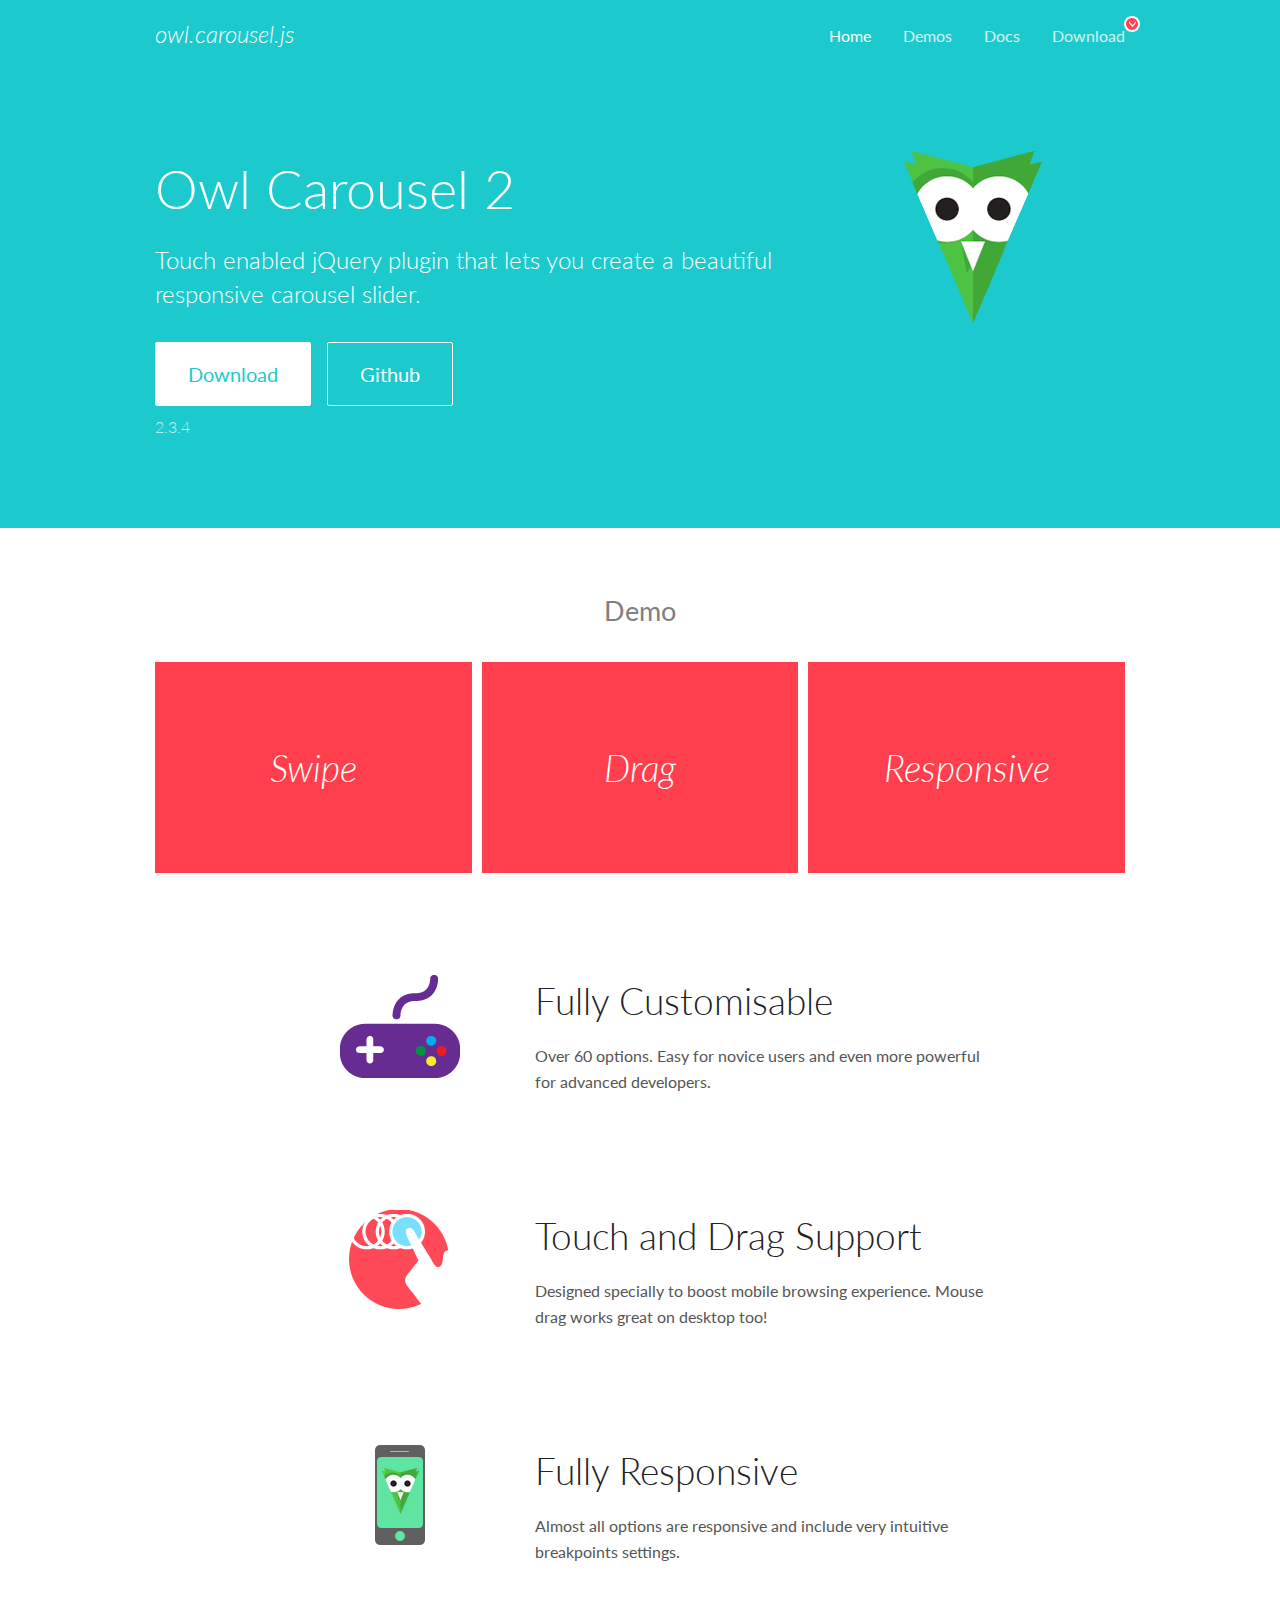
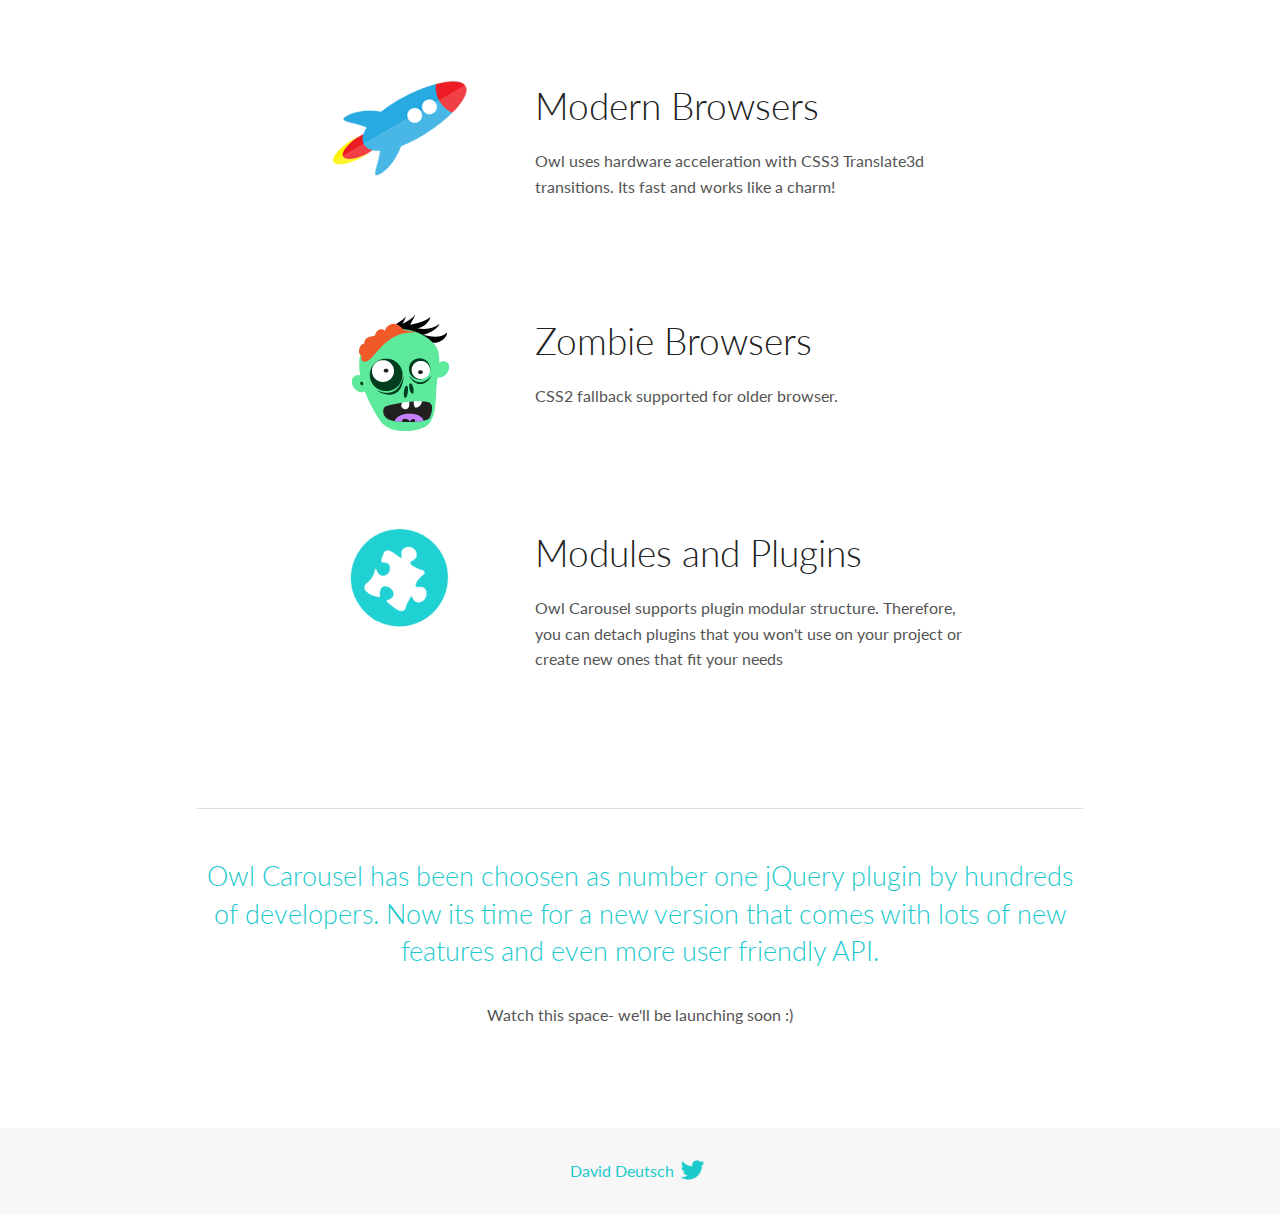
<file: static/OwlCarousel2-2.3.4/docs/index.html>
<!DOCTYPE html>
<html lang="en">
  <head>

    <!-- head -->
    <meta charset="utf-8">
    <meta name="msapplication-tap-highlight" content="no" />
    <meta name="viewport" content="width=device-width, initial-scale=1.0" />
    <meta name="description" content="Touch enabled jQuery plugin that lets you create beautiful responsive carousel slider.">
    <meta name="author" content="David Deutsch">
    <title>
      Home | Owl Carousel | 2.3.4
    </title>

    <!-- Stylesheets -->
    <link href='https://fonts.googleapis.com/css?family=Lato:300,400,700,400italic,300italic' rel='stylesheet' type='text/css'>
    <link rel="stylesheet" href="assets/css/docs.theme.min.css">

    <!-- Owl Stylesheets -->
    <link rel="stylesheet" href="assets/owlcarousel/assets/owl.carousel.min.css">
    <link rel="stylesheet" href="assets/owlcarousel/assets/owl.theme.default.min.css">

    <!-- HTML5 shim and Respond.js IE8 support of HTML5 elements and media queries -->

    <!--[if lt IE 9]>
      <script src="https://oss.maxcdn.com/libs/html5shiv/3.7.0/html5shiv.js"></script>
      <script src="https://oss.maxcdn.com/libs/respond.js/1.3.0/respond.min.js"></script>
    <![endif]-->

    <!-- Favicons -->
    <link rel="apple-touch-icon-precomposed" sizes="144x144" href="assets/ico/apple-touch-icon-144-precomposed.png">
    <link rel="shortcut icon" href="assets/ico/favicon.png">
    <link rel="shortcut icon" href="favicon.ico">

    <!-- Yeah i know js should not be in header. Its required for demos.-->

    <!-- javascript -->
    <script src="assets/vendors/jquery.min.js"></script>
    <script src="assets/owlcarousel/owl.carousel.js"></script>
  </head>
  <body>

    <!-- header -->
    <header class="header">
      <div class="row">
        <div class="large-12 columns">
          <div class="brand left">
            <h3>
              <a href="/OwlCarousel2/">owl.carousel.js</a> 
            </h3>
          </div>
          <a id="toggle-nav" class="right">
            <span></span> <span></span> <span></span> 
          </a> 
          <div class="nav-bar">
            <ul class="clearfix">
              <li class="active">
                <a href="/OwlCarousel2/index.html">Home</a> 
              </li>
              <li> <a href="/OwlCarousel2/demos/demos.html">Demos</a>  </li>
              <li> <a href="/OwlCarousel2/docs/started-welcome.html">Docs</a>  </li>
              <li>
                <a href="https://github.com/OwlCarousel2/OwlCarousel2/archive/2.3.4.zip">Download</a> 
                <span class="download"></span> 
              </li>
            </ul>
          </div>
        </div>
      </div>
    </header>

    <!-- home panel -->
    <section id="hero">
      <div class="row">
        <div class="large-8 medium-8 columns">
          <h1>Owl Carousel 2</h1>
          <h4>Touch enabled jQuery plugin that lets you create a beautiful responsive carousel slider.</h4>
          <a href="https://github.com/OwlCarousel2/OwlCarousel2/archive/2.3.4.zip" class="hero-button">Download</a> 
          <a href="https://github.com/OwlCarousel2/OwlCarousel2" class="hero-button outline">Github</a> 
          <p>2.3.4</p>
        </div>
        <div class="large-4 medium-4 columns">
          <img class="owl-logo" src="assets/img/owl-logo.png" alt="mr. Owl">
        </div>
      </div>
    </section>

    <!-- body -->
    <div class="home-demo">
      <div class="row">
        <div class="large-12 columns">
          <h3>Demo</h3>
          <div class="owl-carousel">
            <div class="item">
              <h2>Swipe</h2>
            </div>
            <div class="item">
              <h2>Drag</h2>
            </div>
            <div class="item">
              <h2>Responsive</h2>
            </div>
            <div class="item">
              <h2>CSS3</h2>
            </div>
            <div class="item">
              <h2>Fast</h2>
            </div>
            <div class="item">
              <h2>Easy</h2>
            </div>
            <div class="item">
              <h2>Free</h2>
            </div>
            <div class="item">
              <h2>Upgradable</h2>
            </div>
            <div class="item">
              <h2>Tons of options</h2>
            </div>
            <div class="item">
              <h2>Infinity</h2>
            </div>
            <div class="item">
              <h2>Auto Width</h2>
            </div>
          </div>
        </div>
      </div>
    </div>
    <script>
      var owl = $('.owl-carousel');
      owl.owlCarousel({
        margin: 10,
        loop: true,
        responsive: {
          0: {
            items: 1
          },
          600: {
            items: 2
          },
          1000: {
            items: 3
          }
        }
      })
    </script>

    <!-- features -->
    <div id="features">
      <div class="row">
        <div class="small-12 medium-9 small-centered columns">
          <section class="row feature">
            <div class="medium-4 small-12 columns">
              <img src="assets/img/feature-options.png" alt="">
            </div>
            <div class="medium-8 small-12 columns">
              <h2>Fully Customisable</h2>
              <p>Over 60 options. Easy for novice users and even more powerful for advanced developers.</p>
            </div>
          </section>
          <section class="row feature">
            <div class="medium-4 small-12 columns">
              <img src="assets/img/feature-drag.png" alt="">
            </div>
            <div class="medium-8 small-12 columns">
              <h2>Touch and Drag Support</h2>
              <p>Designed specially to boost mobile browsing experience. Mouse drag works great on desktop too!</p>
            </div>
          </section>
          <section class="row feature">
            <div class="medium-4 small-12 columns">
              <img src="assets/img/feature-responsive.png" alt="">
            </div>
            <div class="medium-8 small-12 columns">
              <h2>Fully Responsive</h2>
              <p>Almost all options are responsive and include very intuitive breakpoints settings.</p>
            </div>
          </section>
          <section class="row feature">
            <div class="medium-4 small-12 columns">
              <img src="assets/img/feature-modern.png" alt="">
            </div>
            <div class="medium-8 small-12 columns">
              <h2>Modern Browsers</h2>
              <p>Owl uses hardware acceleration with CSS3 Translate3d transitions. Its fast and works like a charm! </p>
            </div>
          </section>
          <section class="row feature">
            <div class="medium-4 small-12 columns">
              <img src="assets/img/feature-zombie.png" alt="">
            </div>
            <div class="medium-8 small-12 columns">
              <h2>Zombie Browsers</h2>
              <p>CSS2 fallback supported for older browser.</p>
            </div>
          </section>
          <section class="row feature">
            <div class="medium-4 small-12 columns">
              <img src="assets/img/feature-module.png" alt="">
            </div>
            <div class="medium-8 small-12 columns">
              <h2>Modules and Plugins</h2>
              <p>Owl Carousel supports plugin modular structure. Therefore, you can detach plugins that you won&#x27;t use on your project or create new ones that fit your needs</p>
            </div>
          </section>
        </div>
      </div>
    </div>

    <!-- footer -->
    <section id="teaser-text">
      <div class="row">
        <div class="small-12 medium-11 small-centered columns">
          <hr>
          <h3 id="owl-carousel-has-been-choosen-as-number-one-jquery-plugin-by-hundreds-of-developers-now-its-time-for-a-new-version-that-comes-with-lots-of-new-features-and-even-more-user-friendly-api-">Owl Carousel has been choosen as number one jQuery plugin by hundreds of developers. Now its time for a new version that comes with lots of new features and even more user friendly API.</h3>
          <p>Watch this space- we&#39;ll be launching soon :)</p>
        </div>
      </div>
    </section>

    <!-- footer -->
    <footer class="footer">
      <div class="row">
        <div class="large-12 columns">
          <h5>
            <a href="/OwlCarousel2/docs/support-contact.html">David Deutsch</a> 
            <a id="custom-tweet-button" href="https://twitter.com/share?url=https://github.com/OwlCarousel2/OwlCarousel2&text=Owl Carousel - This is so awesome! " target="_blank"></a> 
          </h5>
        </div>
      </div>
    </footer>

    <!-- vendors -->
    <script src="assets/vendors/highlight.js"></script>
    <script src="assets/js/app.js"></script>
  </body>
</html>
</file>
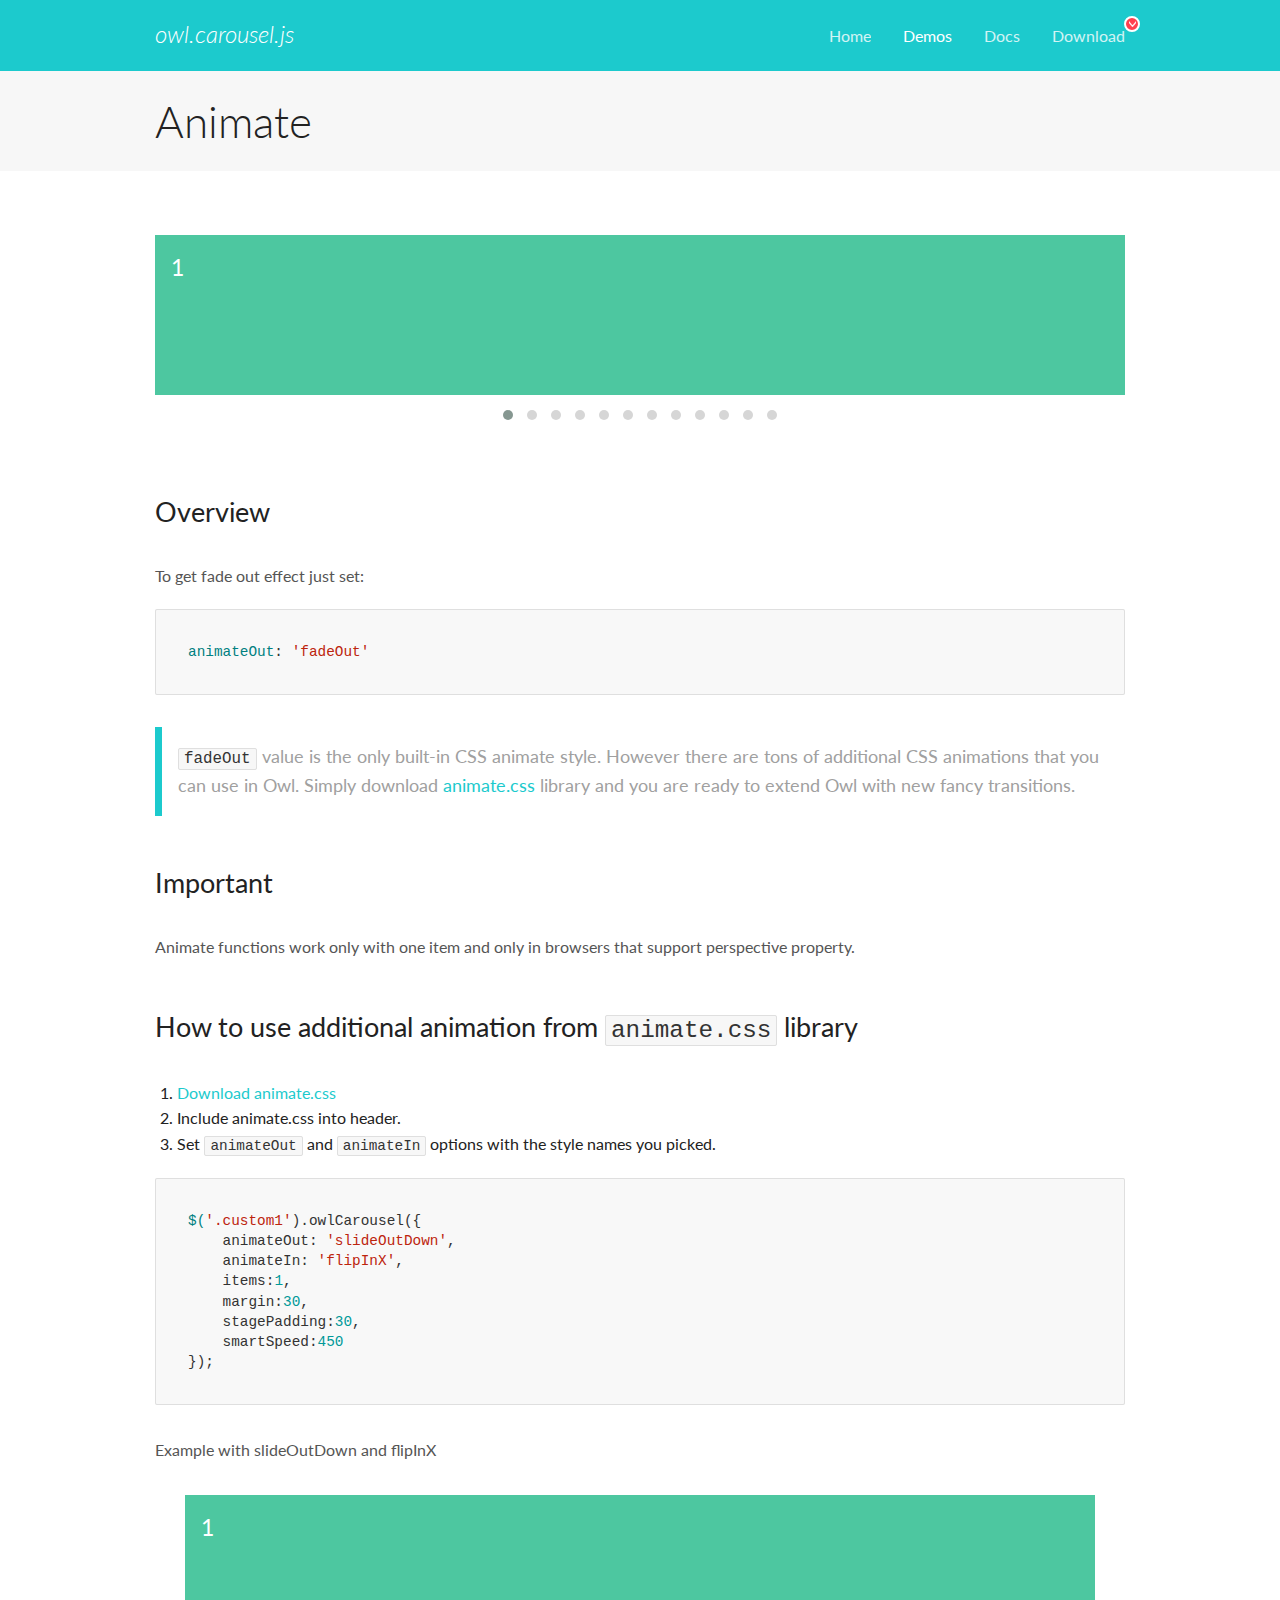
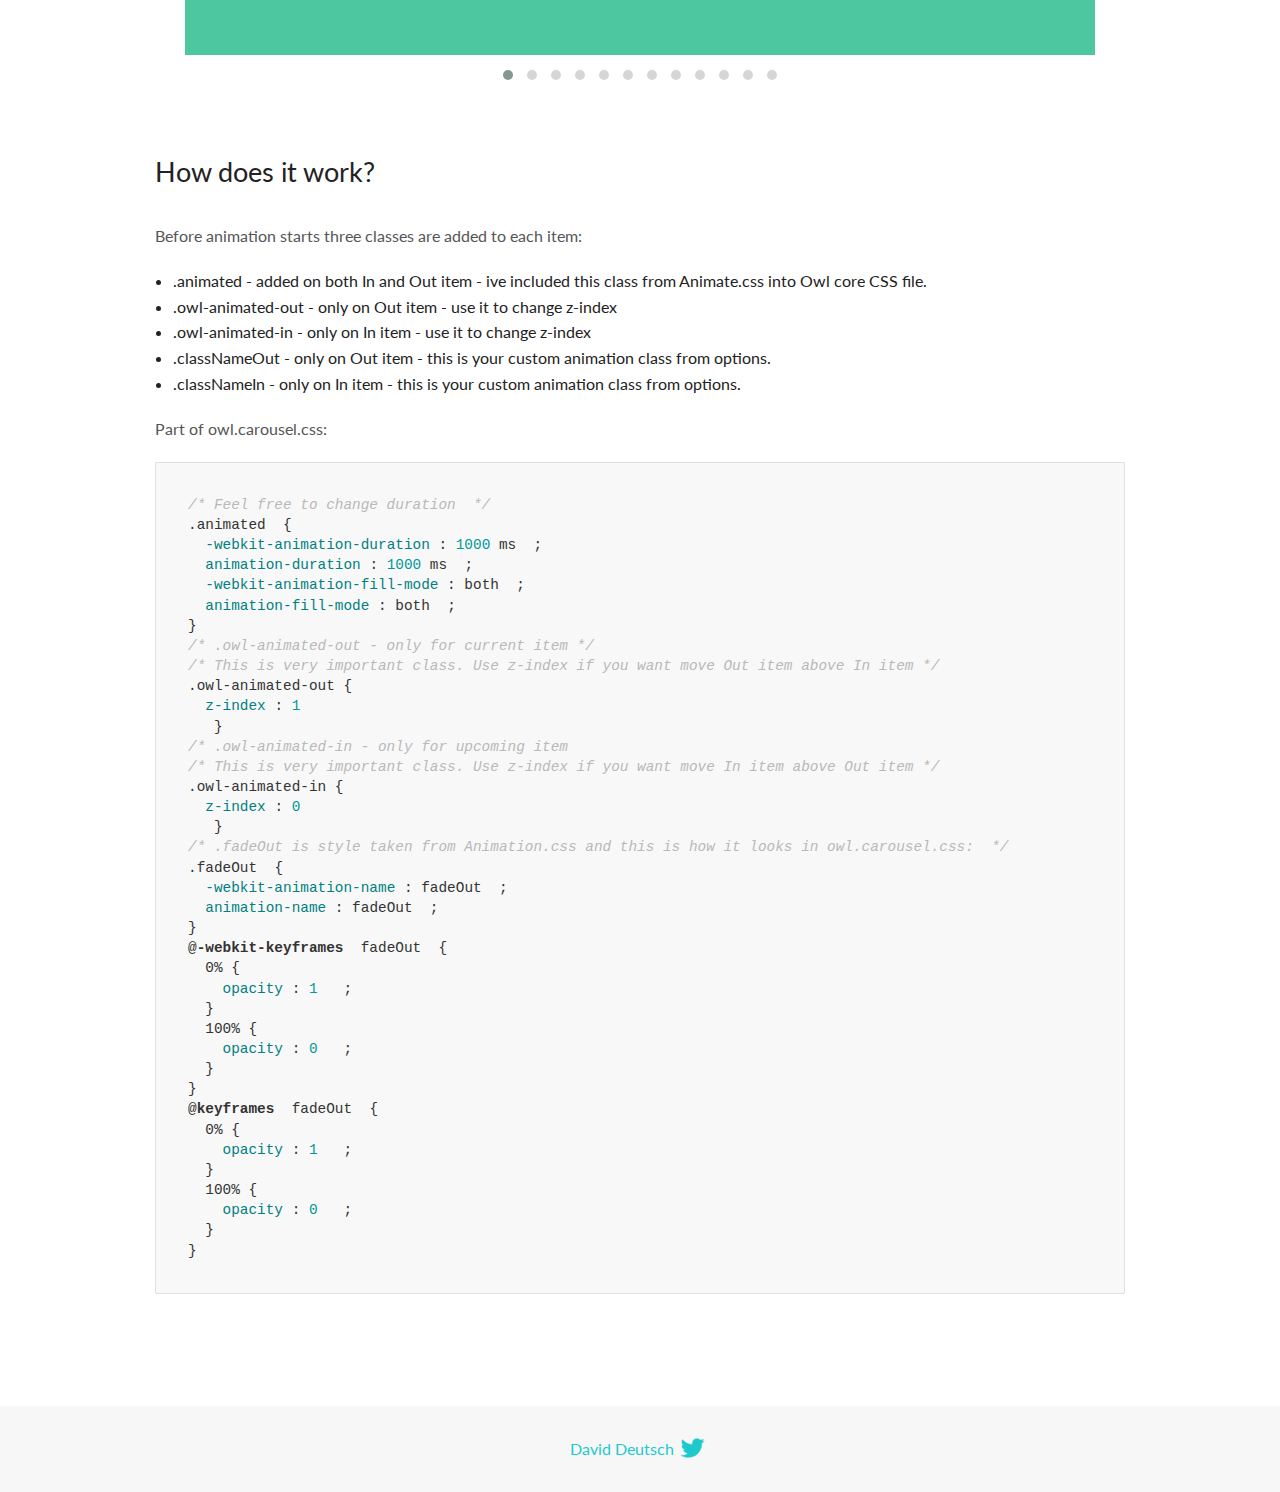
<file: static/OwlCarousel2-2.3.4/docs/demos/animate.html>
<!DOCTYPE html>
<html lang="en">
  <head>

    <!-- head -->
    <meta charset="utf-8">
    <meta name="msapplication-tap-highlight" content="no" />
    <meta name="viewport" content="width=device-width, initial-scale=1.0" />
    <meta name="description" content="Animate carousel">
    <meta name="author" content="David Deutsch">
    <title>
      Animate Demo | Owl Carousel | 2.3.4
    </title>

    <!-- Stylesheets -->
    <link href='https://fonts.googleapis.com/css?family=Lato:300,400,700,400italic,300italic' rel='stylesheet' type='text/css'>
    <link rel="stylesheet" href="../assets/css/docs.theme.min.css">

    <!-- Owl Stylesheets -->
    <link rel="stylesheet" href="../assets/owlcarousel/assets/owl.carousel.min.css">
    <link rel="stylesheet" href="../assets/owlcarousel/assets/owl.theme.default.min.css">

    <!-- HTML5 shim and Respond.js IE8 support of HTML5 elements and media queries -->

    <!--[if lt IE 9]>
      <script src="https://oss.maxcdn.com/libs/html5shiv/3.7.0/html5shiv.js"></script>
      <script src="https://oss.maxcdn.com/libs/respond.js/1.3.0/respond.min.js"></script>
    <![endif]-->

    <!-- Favicons -->
    <link rel="apple-touch-icon-precomposed" sizes="144x144" href="../assets/ico/apple-touch-icon-144-precomposed.png">
    <link rel="shortcut icon" href="../assets/ico/favicon.png">
    <link rel="shortcut icon" href="favicon.ico">

    <!-- Yeah i know js should not be in header. Its required for demos.-->

    <!-- javascript -->
    <script src="../assets/vendors/jquery.min.js"></script>
    <script src="../assets/owlcarousel/owl.carousel.js"></script>
  </head>
  <body>

    <!-- header -->
    <header class="header">
      <div class="row">
        <div class="large-12 columns">
          <div class="brand left">
            <h3>
              <a href="/OwlCarousel2/">owl.carousel.js</a> 
            </h3>
          </div>
          <a id="toggle-nav" class="right">
            <span></span> <span></span> <span></span> 
          </a> 
          <div class="nav-bar">
            <ul class="clearfix">
              <li> <a href="/OwlCarousel2/index.html">Home</a>  </li>
              <li class="active">
                <a href="/OwlCarousel2/demos/demos.html">Demos</a> 
              </li>
              <li> <a href="/OwlCarousel2/docs/started-welcome.html">Docs</a>  </li>
              <li>
                <a href="https://github.com/OwlCarousel2/OwlCarousel2/archive/2.3.4.zip">Download</a> 
                <span class="download"></span> 
              </li>
            </ul>
          </div>
        </div>
      </div>
    </header>

    <!-- title -->
    <section class="title">
      <div class="row">
        <div class="large-12 columns">
          <h1>Animate</h1>
        </div>
      </div>
    </section>

    <!--  Demos -->
    <section id="demos">
      <div class="row">
        <div class="large-12 columns">
          <div class="fadeOut owl-carousel owl-theme">
            <div class="item">
              <h4>1</h4>
            </div>
            <div class="item">
              <h4>2</h4>
            </div>
            <div class="item">
              <h4>3</h4>
            </div>
            <div class="item">
              <h4>4</h4>
            </div>
            <div class="item">
              <h4>5</h4>
            </div>
            <div class="item">
              <h4>6</h4>
            </div>
            <div class="item">
              <h4>7</h4>
            </div>
            <div class="item">
              <h4>8</h4>
            </div>
            <div class="item">
              <h4>9</h4>
            </div>
            <div class="item">
              <h4>10</h4>
            </div>
            <div class="item">
              <h4>11</h4>
            </div>
            <div class="item">
              <h4>12</h4>
            </div>
          </div>
          <h3 id="overview">Overview</h3>
          <p>To get fade out effect just set:</p>
          <pre><code>animateOut: &#39;fadeOut&#39;</code></pre>
          <blockquote>
            <p><code>fadeOut</code> value is the only built-in CSS animate style. However there are tons of additional CSS animations that you can use in Owl. Simply download
              <a href="https://daneden.github.io/animate.css/">animate.css</a>  library and you are ready to extend Owl with new fancy transitions.</p>
          </blockquote>
          <h3 id="important">Important</h3>
          <p>Animate functions work only with one item and only in browsers that support perspective property.</p>
          <h3 id="how-to-use-additional-animation-from-animate-css-library">How to use additional animation from <code>animate.css</code> library</h3>
          <ol>
            <li> <a href="https://daneden.github.io/animate.css/">Download animate.css</a>  </li>
            <li>Include animate.css into header.</li>
            <li>Set <code>animateOut</code> and <code>animateIn</code> options with the style names you picked.</li>
          </ol>
          <pre><code>$(&#39;.custom1&#39;).owlCarousel({
    animateOut: &#39;slideOutDown&#39;,
    animateIn: &#39;flipInX&#39;,
    items:1,
    margin:30,
    stagePadding:30,
    smartSpeed:450
});</code></pre>
          <p>Example with slideOutDown and flipInX</p>
          <div class="custom1 owl-carousel owl-theme">
            <div class="item">
              <h4>1</h4>
            </div>
            <div class="item">
              <h4>2</h4>
            </div>
            <div class="item">
              <h4>3</h4>
            </div>
            <div class="item">
              <h4>4</h4>
            </div>
            <div class="item">
              <h4>5</h4>
            </div>
            <div class="item">
              <h4>6</h4>
            </div>
            <div class="item">
              <h4>7</h4>
            </div>
            <div class="item">
              <h4>8</h4>
            </div>
            <div class="item">
              <h4>9</h4>
            </div>
            <div class="item">
              <h4>10</h4>
            </div>
            <div class="item">
              <h4>11</h4>
            </div>
            <div class="item">
              <h4>12</h4>
            </div>
          </div>
          <h3 id="how-does-it-work-">How does it work?</h3>
          <p>Before animation starts three classes are added to each item:</p>
          <ul>
            <li>.animated - added on both In and Out item - ive included this class from Animate.css into Owl core CSS file.</li>
            <li>.owl-animated-out - only on Out item - use it to change z-index</li>
            <li>.owl-animated-in - only on In item - use it to change z-index</li>
            <li>.classNameOut - only on Out item - this is your custom animation class from options.</li>
            <li>.classNameIn - only on In item - this is your custom animation class from options.</li>
          </ul>
          <p>Part of owl.carousel.css:</p>
          <pre><code class="language-css"><span class="comment">/* Feel free to change duration  */</span> 
<span class="class">.animated</span>  <span class="rules">{
  <span class="rule"><span class="attribute">-webkit-animation-duration</span> :<span class="value"> <span class="number">1000</span> ms</span> </span> ;
  <span class="rule"><span class="attribute">animation-duration</span> :<span class="value"> <span class="number">1000</span> ms</span> </span> ;
  <span class="rule"><span class="attribute">-webkit-animation-fill-mode</span> :<span class="value"> both</span> </span> ;
  <span class="rule"><span class="attribute">animation-fill-mode</span> :<span class="value"> both</span> </span> ;
<span class="rule">}</span> </span> 
<span class="comment">/* .owl-animated-out - only for current item */</span> 
<span class="comment">/* This is very important class. Use z-index if you want move Out item above In item */</span> 
<span class="class">.owl-animated-out</span> <span class="rules">{
  <span class="rule"><span class="attribute">z-index</span> :<span class="value"> <span class="number">1</span> 
</span> </span> </span> }
<span class="comment">/* .owl-animated-in - only for upcoming item
/* This is very important class. Use z-index if you want move In item above Out item */</span> 
<span class="class">.owl-animated-in</span> <span class="rules">{
  <span class="rule"><span class="attribute">z-index</span> :<span class="value"> <span class="number">0</span> 
</span> </span> </span> }
<span class="comment">/* .fadeOut is style taken from Animation.css and this is how it looks in owl.carousel.css:  */</span> 
<span class="class">.fadeOut</span>  <span class="rules">{
  <span class="rule"><span class="attribute">-webkit-animation-name</span> :<span class="value"> fadeOut</span> </span> ;
  <span class="rule"><span class="attribute">animation-name</span> :<span class="value"> fadeOut</span> </span> ;
<span class="rule">}</span> </span> 
<span class="at_rule">@<span class="keyword">-webkit-keyframes</span>  fadeOut </span> {
  0% <span class="rules">{
    <span class="rule"><span class="attribute">opacity</span> :<span class="value"> <span class="number">1</span> </span> </span> ;
  <span class="rule">}</span> </span> 
  100% <span class="rules">{
    <span class="rule"><span class="attribute">opacity</span> :<span class="value"> <span class="number">0</span> </span> </span> ;
  <span class="rule">}</span> </span> 
}
<span class="at_rule">@<span class="keyword">keyframes</span>  fadeOut </span> {
  0% <span class="rules">{
    <span class="rule"><span class="attribute">opacity</span> :<span class="value"> <span class="number">1</span> </span> </span> ;
  <span class="rule">}</span> </span> 
  100% <span class="rules">{
    <span class="rule"><span class="attribute">opacity</span> :<span class="value"> <span class="number">0</span> </span> </span> ;
  <span class="rule">}</span> </span> 
}</code></pre>
          <link rel="stylesheet" href="../assets/css/animate.css">
          <script>
            jQuery(document).ready(function($) {
              $('.fadeOut').owlCarousel({
                items: 1,
                animateOut: 'fadeOut',
                loop: true,
                margin: 10,
              });
              $('.custom1').owlCarousel({
                animateOut: 'slideOutDown',
                animateIn: 'flipInX',
                items: 1,
                margin: 30,
                stagePadding: 30,
                smartSpeed: 450
              });
            });
          </script>
        </div>
      </div>
    </section>

    <!-- footer -->
    <footer class="footer">
      <div class="row">
        <div class="large-12 columns">
          <h5>
            <a href="/OwlCarousel2/docs/support-contact.html">David Deutsch</a> 
            <a id="custom-tweet-button" href="https://twitter.com/share?url=https://github.com/OwlCarousel2/OwlCarousel2&text=Owl Carousel - This is so awesome! " target="_blank"></a> 
          </h5>
        </div>
      </div>
    </footer>

    <!-- vendors -->
    <script src="../assets/vendors/highlight.js"></script>
    <script src="../assets/js/app.js"></script>
  </body>
</html>
</file>
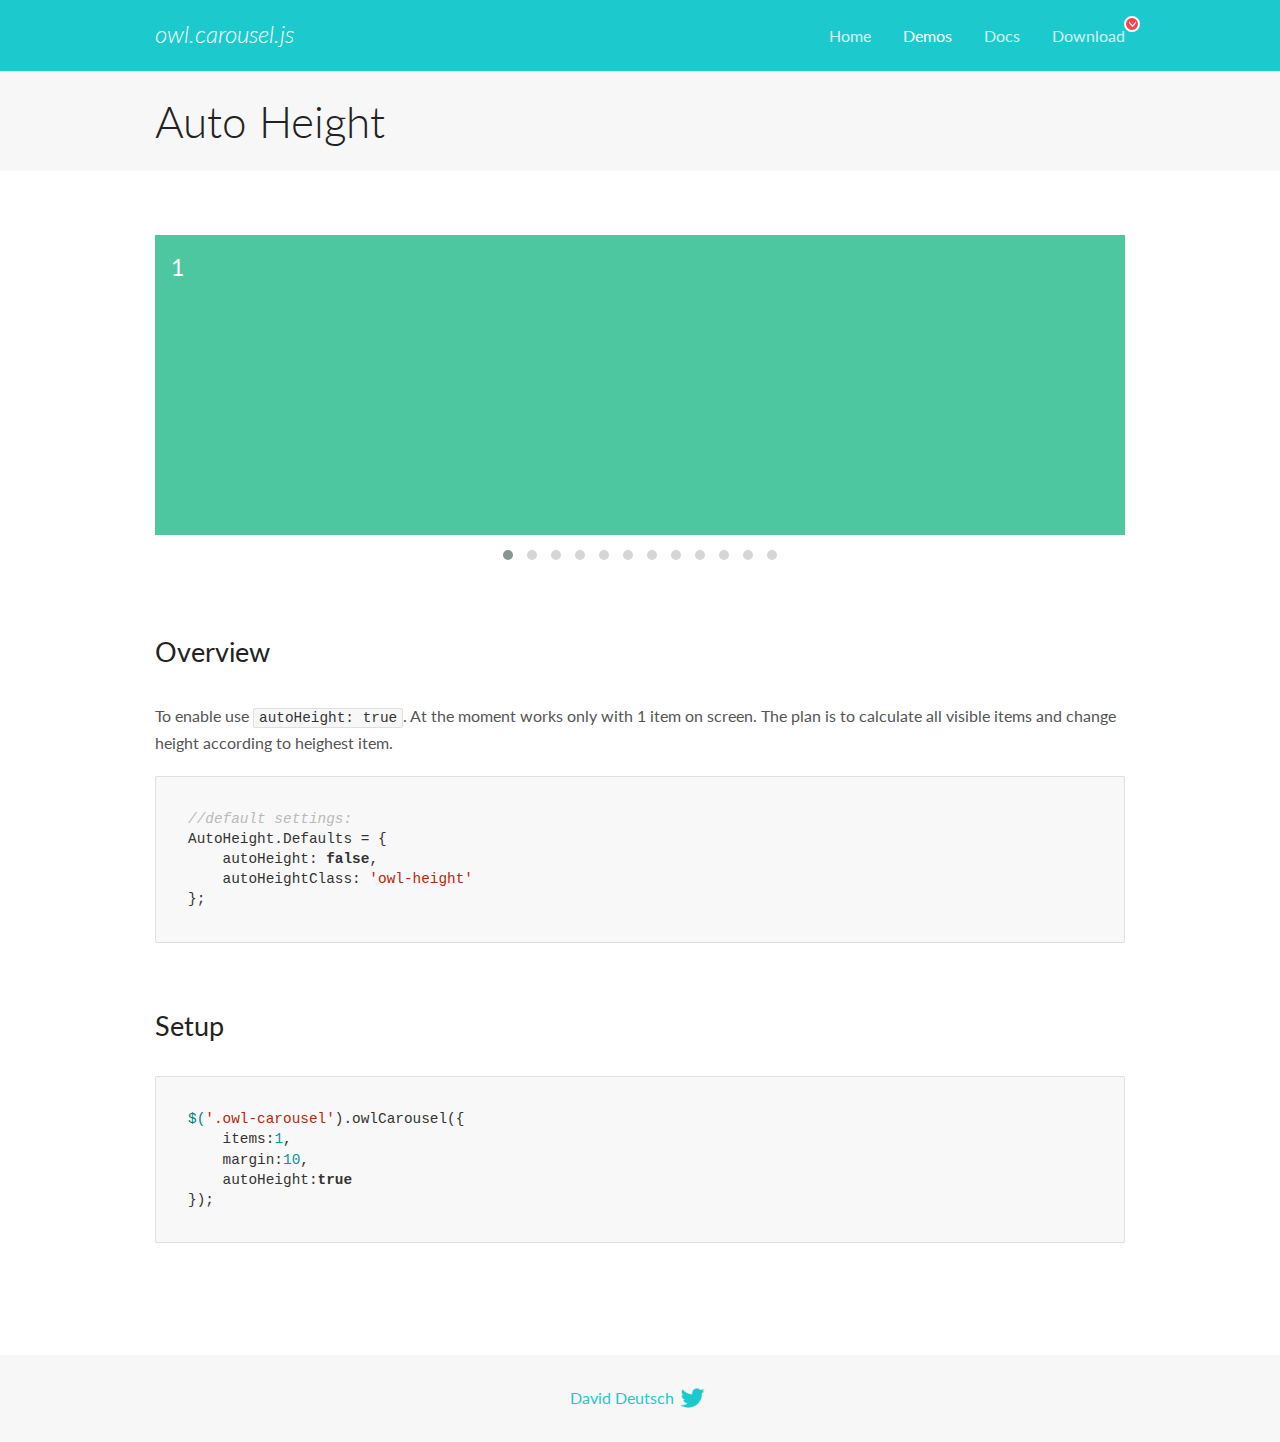
<file: static/OwlCarousel2-2.3.4/docs/demos/autoheight.html>
<!DOCTYPE html>
<html lang="en">
  <head>

    <!-- head -->
    <meta charset="utf-8">
    <meta name="msapplication-tap-highlight" content="no" />
    <meta name="viewport" content="width=device-width, initial-scale=1.0" />
    <meta name="description" content="autoHeight usage demo">
    <meta name="author" content="David Deutsch">
    <title>
      Auto Height Demo | Owl Carousel | 2.3.4
    </title>

    <!-- Stylesheets -->
    <link href='https://fonts.googleapis.com/css?family=Lato:300,400,700,400italic,300italic' rel='stylesheet' type='text/css'>
    <link rel="stylesheet" href="../assets/css/docs.theme.min.css">

    <!-- Owl Stylesheets -->
    <link rel="stylesheet" href="../assets/owlcarousel/assets/owl.carousel.min.css">
    <link rel="stylesheet" href="../assets/owlcarousel/assets/owl.theme.default.min.css">

    <!-- HTML5 shim and Respond.js IE8 support of HTML5 elements and media queries -->

    <!--[if lt IE 9]>
      <script src="https://oss.maxcdn.com/libs/html5shiv/3.7.0/html5shiv.js"></script>
      <script src="https://oss.maxcdn.com/libs/respond.js/1.3.0/respond.min.js"></script>
    <![endif]-->

    <!-- Favicons -->
    <link rel="apple-touch-icon-precomposed" sizes="144x144" href="../assets/ico/apple-touch-icon-144-precomposed.png">
    <link rel="shortcut icon" href="../assets/ico/favicon.png">
    <link rel="shortcut icon" href="favicon.ico">

    <!-- Yeah i know js should not be in header. Its required for demos.-->

    <!-- javascript -->
    <script src="../assets/vendors/jquery.min.js"></script>
    <script src="../assets/owlcarousel/owl.carousel.js"></script>
  </head>
  <body>

    <!-- header -->
    <header class="header">
      <div class="row">
        <div class="large-12 columns">
          <div class="brand left">
            <h3>
              <a href="/OwlCarousel2/">owl.carousel.js</a> 
            </h3>
          </div>
          <a id="toggle-nav" class="right">
            <span></span> <span></span> <span></span> 
          </a> 
          <div class="nav-bar">
            <ul class="clearfix">
              <li> <a href="/OwlCarousel2/index.html">Home</a>  </li>
              <li class="active">
                <a href="/OwlCarousel2/demos/demos.html">Demos</a> 
              </li>
              <li> <a href="/OwlCarousel2/docs/started-welcome.html">Docs</a>  </li>
              <li>
                <a href="https://github.com/OwlCarousel2/OwlCarousel2/archive/2.3.4.zip">Download</a> 
                <span class="download"></span> 
              </li>
            </ul>
          </div>
        </div>
      </div>
    </header>

    <!-- title -->
    <section class="title">
      <div class="row">
        <div class="large-12 columns">
          <h1>Auto Height</h1>
        </div>
      </div>
    </section>

    <!--  Demos -->
    <section id="demos">
      <div class="row">
        <div class="large-12 columns">
          <div class="owl-carousel owl-theme">
            <div class="item" style="height:300px">
              <h4>1</h4>
            </div>
            <div class="item" style="height:100px">
              <h4>2</h4>
            </div>
            <div class="item" style="height:500px">
              <h4>3</h4>
            </div>
            <div class="item" style="height:250px">
              <h4>4</h4>
            </div>
            <div class="item" style="height:400px">
              <h4>5</h4>
            </div>
            <div class="item" style="height:500px">
              <h4>6</h4>
            </div>
            <div class="item" style="height:600px">
              <h4>7</h4>
            </div>
            <div class="item" style="height:400px">
              <h4>8</h4>
            </div>
            <div class="item" style="height:300px">
              <h4>9</h4>
            </div>
            <div class="item" style="height:350px">
              <h4>10</h4>
            </div>
            <div class="item" style="height:200px">
              <h4>11</h4>
            </div>
            <div class="item" style="height:150px">
              <h4>12</h4>
            </div>
          </div>
          <h3 id="overview">Overview</h3>
          <p>To enable use <code>autoHeight: true</code>. At the moment works only with 1 item on screen. The plan is to calculate all visible items and change height according to heighest item.</p>
          <pre><code>//default settings:
AutoHeight.Defaults = {
    autoHeight: false,
    autoHeightClass: &#39;owl-height&#39;
};</code></pre>
          <h3 id="setup">Setup</h3>
          <pre><code>$(&#39;.owl-carousel&#39;).owlCarousel({
    items:1,
    margin:10,
    autoHeight:true
});</code></pre>
          <script>
            $(document).ready(function() {
              $('.owl-carousel').owlCarousel({
                items: 1,
                margin: 10,
                autoHeight: true
              });
            })
          </script>
        </div>
      </div>
    </section>

    <!-- footer -->
    <footer class="footer">
      <div class="row">
        <div class="large-12 columns">
          <h5>
            <a href="/OwlCarousel2/docs/support-contact.html">David Deutsch</a> 
            <a id="custom-tweet-button" href="https://twitter.com/share?url=https://github.com/OwlCarousel2/OwlCarousel2&text=Owl Carousel - This is so awesome! " target="_blank"></a> 
          </h5>
        </div>
      </div>
    </footer>

    <!-- vendors -->
    <script src="../assets/vendors/highlight.js"></script>
    <script src="../assets/js/app.js"></script>
  </body>
</html>
</file>
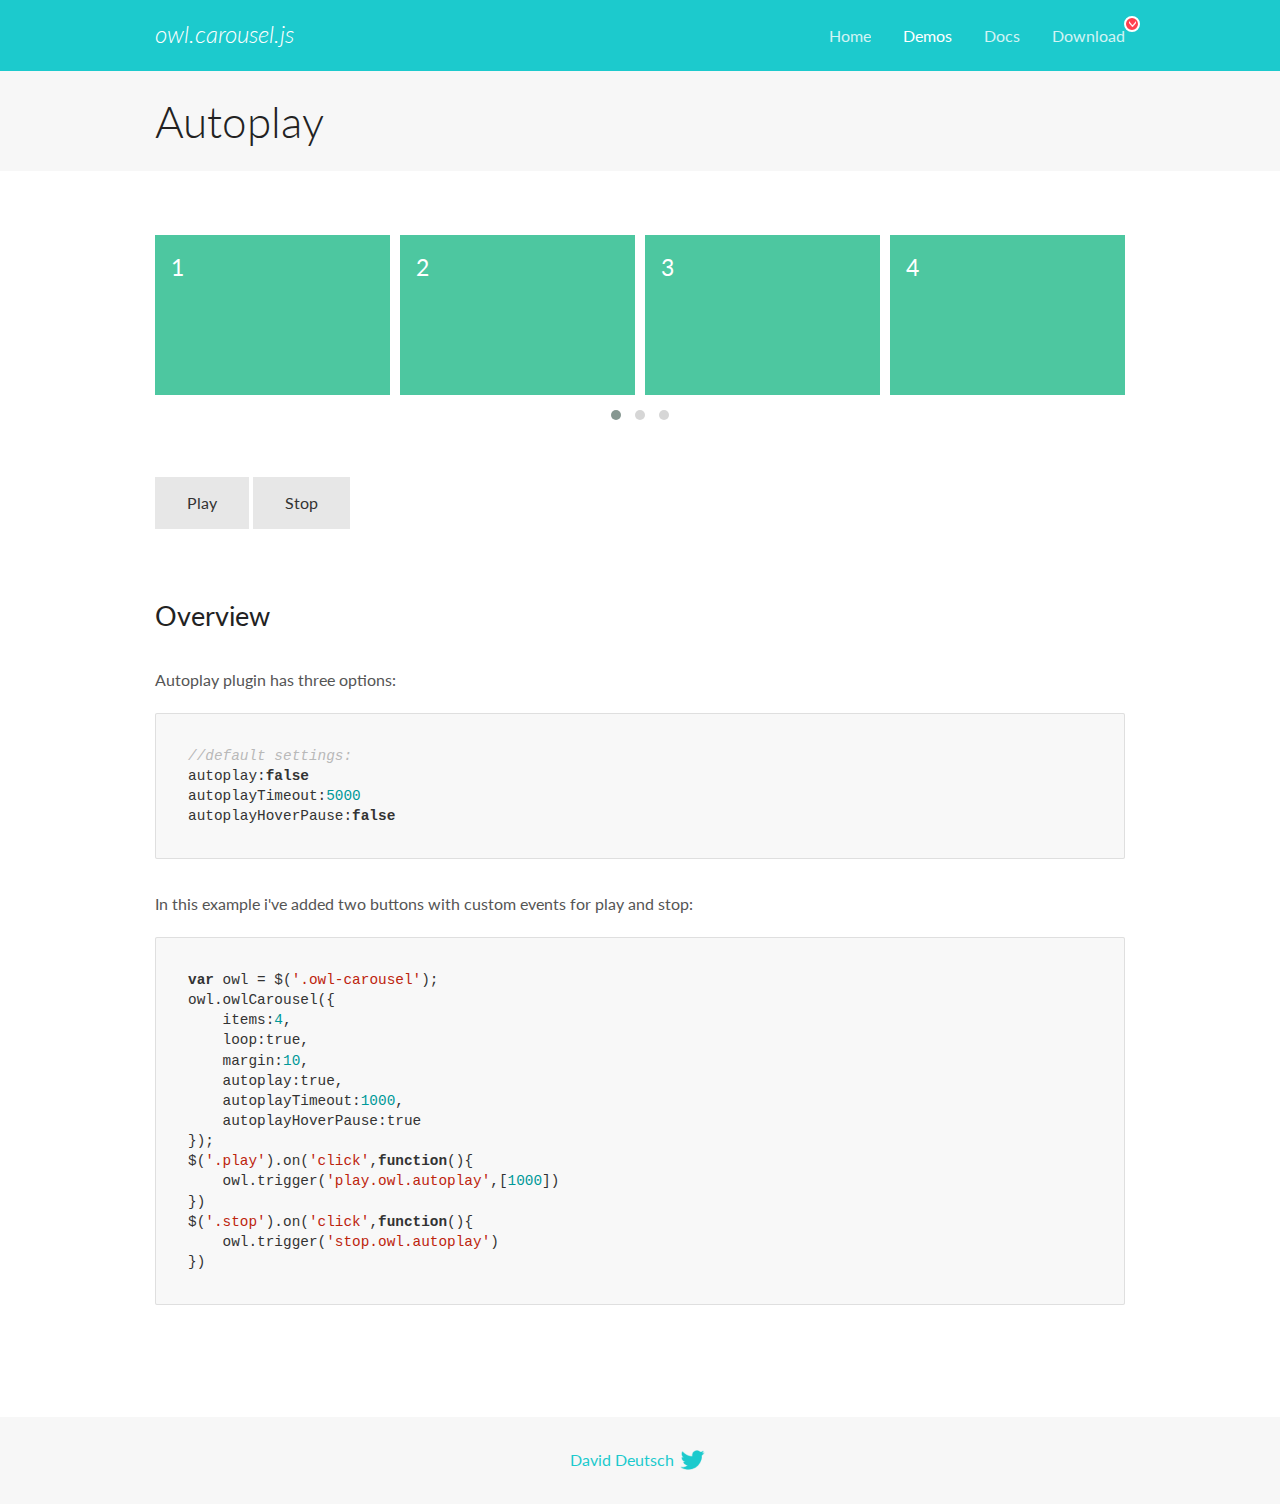
<file: static/OwlCarousel2-2.3.4/docs/demos/autoplay.html>
<!DOCTYPE html>
<html lang="en">
  <head>

    <!-- head -->
    <meta charset="utf-8">
    <meta name="msapplication-tap-highlight" content="no" />
    <meta name="viewport" content="width=device-width, initial-scale=1.0" />
    <meta name="description" content="Autoplay usage demo">
    <meta name="author" content="David Deutsch">
    <title>
      Autoplay Demo | Owl Carousel | 2.3.4
    </title>

    <!-- Stylesheets -->
    <link href='https://fonts.googleapis.com/css?family=Lato:300,400,700,400italic,300italic' rel='stylesheet' type='text/css'>
    <link rel="stylesheet" href="../assets/css/docs.theme.min.css">

    <!-- Owl Stylesheets -->
    <link rel="stylesheet" href="../assets/owlcarousel/assets/owl.carousel.min.css">
    <link rel="stylesheet" href="../assets/owlcarousel/assets/owl.theme.default.min.css">

    <!-- HTML5 shim and Respond.js IE8 support of HTML5 elements and media queries -->

    <!--[if lt IE 9]>
      <script src="https://oss.maxcdn.com/libs/html5shiv/3.7.0/html5shiv.js"></script>
      <script src="https://oss.maxcdn.com/libs/respond.js/1.3.0/respond.min.js"></script>
    <![endif]-->

    <!-- Favicons -->
    <link rel="apple-touch-icon-precomposed" sizes="144x144" href="../assets/ico/apple-touch-icon-144-precomposed.png">
    <link rel="shortcut icon" href="../assets/ico/favicon.png">
    <link rel="shortcut icon" href="favicon.ico">

    <!-- Yeah i know js should not be in header. Its required for demos.-->

    <!-- javascript -->
    <script src="../assets/vendors/jquery.min.js"></script>
    <script src="../assets/owlcarousel/owl.carousel.js"></script>
  </head>
  <body>

    <!-- header -->
    <header class="header">
      <div class="row">
        <div class="large-12 columns">
          <div class="brand left">
            <h3>
              <a href="/OwlCarousel2/">owl.carousel.js</a> 
            </h3>
          </div>
          <a id="toggle-nav" class="right">
            <span></span> <span></span> <span></span> 
          </a> 
          <div class="nav-bar">
            <ul class="clearfix">
              <li> <a href="/OwlCarousel2/index.html">Home</a>  </li>
              <li class="active">
                <a href="/OwlCarousel2/demos/demos.html">Demos</a> 
              </li>
              <li> <a href="/OwlCarousel2/docs/started-welcome.html">Docs</a>  </li>
              <li>
                <a href="https://github.com/OwlCarousel2/OwlCarousel2/archive/2.3.4.zip">Download</a> 
                <span class="download"></span> 
              </li>
            </ul>
          </div>
        </div>
      </div>
    </header>

    <!-- title -->
    <section class="title">
      <div class="row">
        <div class="large-12 columns">
          <h1>Autoplay</h1>
        </div>
      </div>
    </section>

    <!--  Demos -->
    <section id="demos">
      <div class="row">
        <div class="large-12 columns">
          <div class="owl-carousel owl-theme">
            <div class="item">
              <h4>1</h4>
            </div>
            <div class="item">
              <h4>2</h4>
            </div>
            <div class="item">
              <h4>3</h4>
            </div>
            <div class="item">
              <h4>4</h4>
            </div>
            <div class="item">
              <h4>5</h4>
            </div>
            <div class="item">
              <h4>6</h4>
            </div>
            <div class="item">
              <h4>7</h4>
            </div>
            <div class="item">
              <h4>8</h4>
            </div>
            <div class="item">
              <h4>9</h4>
            </div>
            <div class="item">
              <h4>10</h4>
            </div>
            <div class="item">
              <h4>11</h4>
            </div>
            <div class="item">
              <h4>12</h4>
            </div>
          </div>
          <a class="button secondary play">Play</a> 
          <a class="button secondary stop">Stop</a> 
          <h3 id="overview">Overview</h3>
          <p>Autoplay plugin has three options:</p>
          <pre><code>//default settings:
autoplay:false
autoplayTimeout:5000
autoplayHoverPause:false</code></pre>
          <p>In this example i&#39;ve added two buttons with custom events for play and stop:</p>
          <pre><code>var owl = $(&#39;.owl-carousel&#39;);
owl.owlCarousel({
    items:4,
    loop:true,
    margin:10,
    autoplay:true,
    autoplayTimeout:1000,
    autoplayHoverPause:true
});
$(&#39;.play&#39;).on(&#39;click&#39;,function(){
    owl.trigger(&#39;play.owl.autoplay&#39;,[1000])
})
$(&#39;.stop&#39;).on(&#39;click&#39;,function(){
    owl.trigger(&#39;stop.owl.autoplay&#39;)
})</code></pre>
          <script>
            $(document).ready(function() {
              var owl = $('.owl-carousel');
              owl.owlCarousel({
                items: 4,
                loop: true,
                margin: 10,
                autoplay: true,
                autoplayTimeout: 1000,
                autoplayHoverPause: true
              });
              $('.play').on('click', function() {
                owl.trigger('play.owl.autoplay', [1000])
              })
              $('.stop').on('click', function() {
                owl.trigger('stop.owl.autoplay')
              })
            })
          </script>
        </div>
      </div>
    </section>

    <!-- footer -->
    <footer class="footer">
      <div class="row">
        <div class="large-12 columns">
          <h5>
            <a href="/OwlCarousel2/docs/support-contact.html">David Deutsch</a> 
            <a id="custom-tweet-button" href="https://twitter.com/share?url=https://github.com/OwlCarousel2/OwlCarousel2&text=Owl Carousel - This is so awesome! " target="_blank"></a> 
          </h5>
        </div>
      </div>
    </footer>

    <!-- vendors -->
    <script src="../assets/vendors/highlight.js"></script>
    <script src="../assets/js/app.js"></script>
  </body>
</html>
</file>
